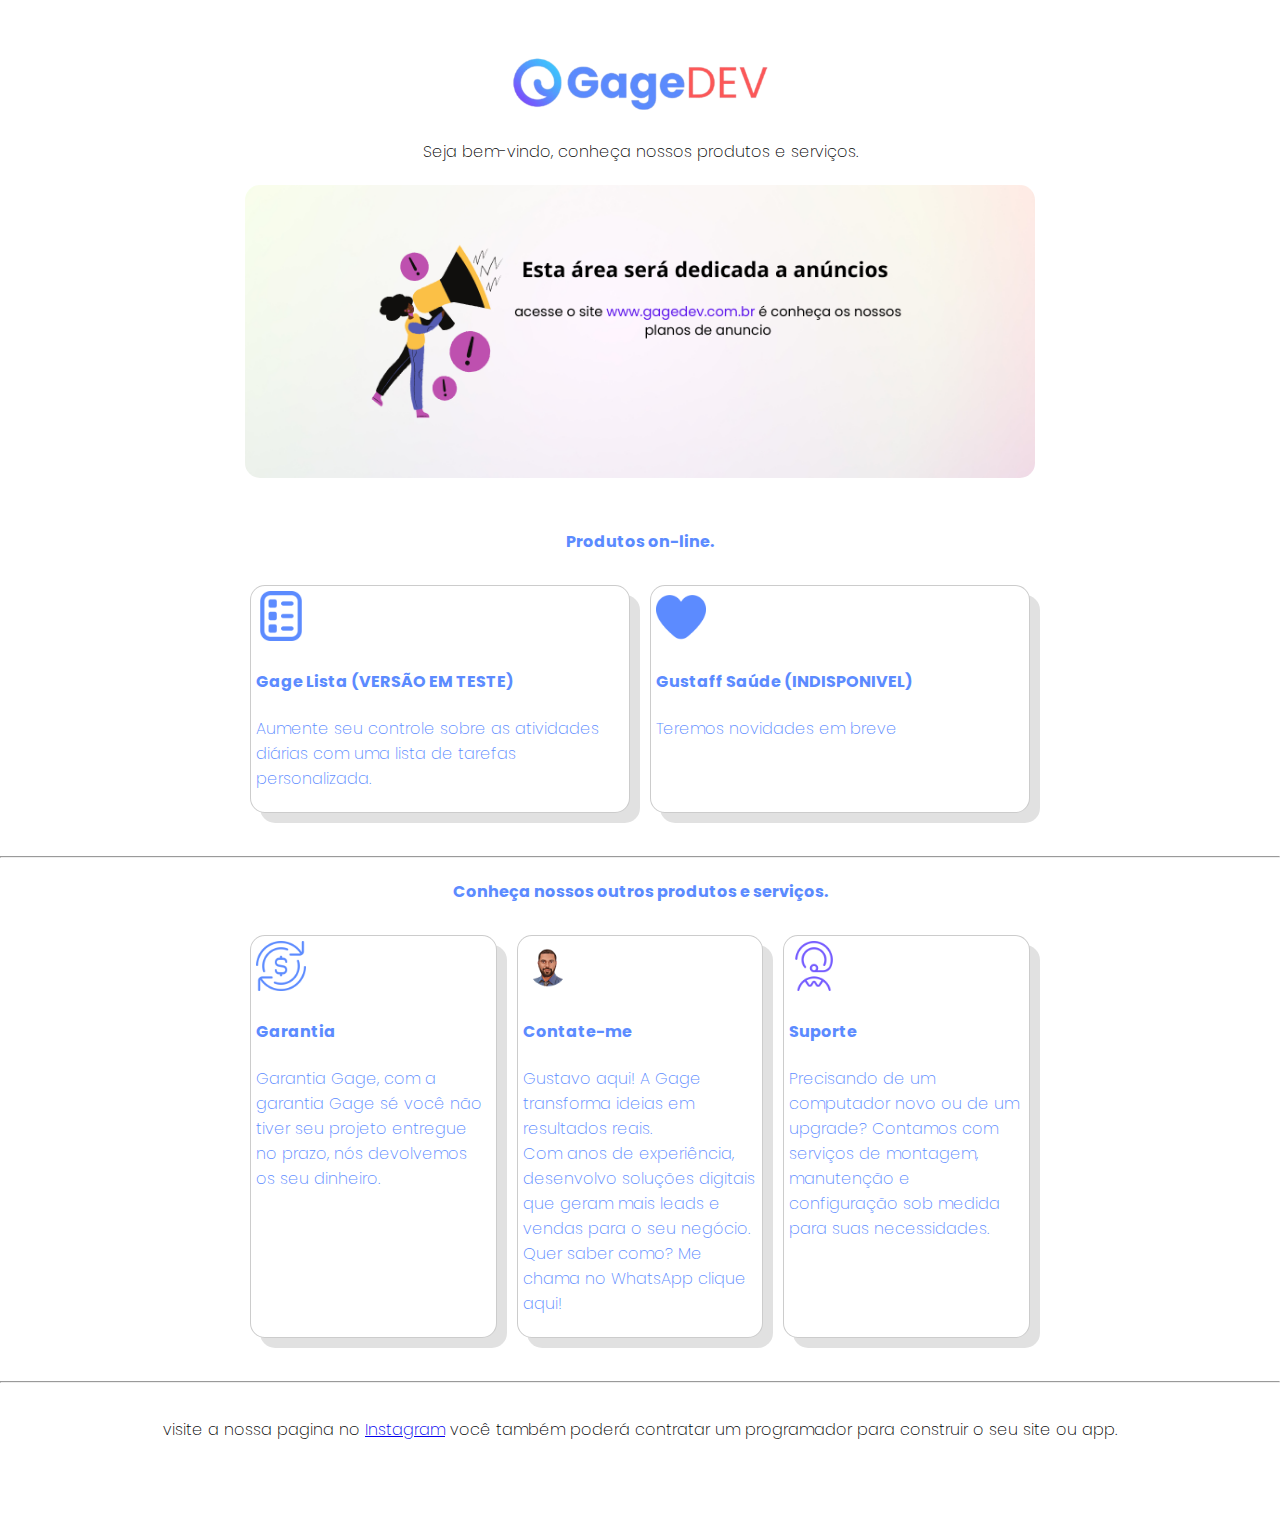
<file: index.html>
<!DOCTYPE html>
<html lang="pt-br">
<head>
    <meta charset="UTF-8">
    <meta name="viewport" content="width=device-width, initial-scale=1.0">
    <link rel="shortcut icon" href="img/Design sem nome-Photoroom.png-Photoroom.png" type="image/x-icon">
    <link rel="stylesheet" href="estilo/styleDois.css">
    <link rel="stylesheet" href="https://cdn.jsdelivr.net/npm/swiper@11/swiper-bundle.min.css" />
    <title>Inicio</title>
</head>
<body onload="carregar()">
    
    <div class="logoofc">
        <img src="img/logoofc.png" alt="">
        <p>Seja bem-vindo, conheça nossos produtos e serviços.</p>
    </div>

    <div class="capa">

    <div class="capaDois">
    
    <!-- Swiper -->
    <div class="swiper mySwiper">
        <div class="swiper-wrapper">
            <div class="swiper-slide"><img src="banner/01anum.png" alt=""></div>
            <div class="swiper-slide"><img src="banner/02anum.png" alt=""></div>
            <div class="swiper-slide"><img src="banner/banner01.png" alt=""></div>
            <div class="swiper-slide"><img src="banner/banner02.png" alt=""></div>
        </div>
        <!-- 
        <div class="swiper-button-next"></div>
        <div class="swiper-button-prev"></div>
        <div class="swiper-pagination"></div> 
        -->
      </div> 
    
    </div>
    </div> <br>
    
    <h4 class="tTitulo">Produtos on-line.</h4>
    
    <section class="flex">
    
        <div>
            <a href="https://75ee-189-56-20-98.ngrok-free.app">
                <img src="icones/cedula.png" alt="icone">
            <h4>Gage Lista (VERSÃO EM TESTE)</h4>
            <p>
                Aumente seu controle sobre as atividades diárias com uma lista de tarefas personalizada.
            </p>
            </a>
        </div>
    
        <div>
            <a href="#">
                <img src="icones/coracao.png" alt="icone">
            <h4>Gustaff Saúde (INDISPONIVEL)</h4>
            <p>
                Teremos novidades em breve
            </p>
            </a>
        </div>
    
    </section>
    <br><hr>
    
    <h4 class="tTitulo">Conheça nossos outros produtos e serviços.</h4>
    
    <section class="flex">
    
        
    
        <div>
            <a href="#">
                <img src="icones/gastos.png" alt="icone">
            <h4>Garantia</h4>
            <p>
                Garantia Gage, com a garantia Gage sé você não tiver seu projeto entregue no prazo, nós devolvemos os seu dinheiro.
            </p>
            </a>
        </div>

        <div>
            <a href="https://wa.me/556135752752?text=Preciso%20saber%20mais%20sobre%2C%20">
                <img src="icones/fotop.png" alt="icone">
            <h4>Contate-me</h4>
            <p>
                Gustavo aqui! A Gage transforma ideias em resultados reais.<br> Com anos de experiência, desenvolvo soluções digitais que geram mais leads e vendas para o seu negócio. Quer saber como? Me chama no WhatsApp clique aqui!
            </p>
            </a>
        </div>

        <div>
            <a href="contatos.html">
                <img src="icones/ate.png" alt="icone">
            <h4>Suporte</h4>
            <p>
                Precisando de um computador novo ou de um upgrade? Contamos com serviços de montagem, manutenção e configuração sob medida para suas necessidades.
            </p>
            </a>
        </div>
    
    </section>
    <br><hr>
    
    <div class="saiba">
        <p>
            visite a nossa pagina no <a href="https://www.instagram.com/gustavodev.online/">Instagram</a> você também poderá contratar um programador para construir o seu site ou app.
        </p>
    </div>
    
    <br>
    <br>
    
    <!-- Outros -->
    <script src="https://cdn.jsdelivr.net/npm/swiper@11/swiper-bundle.min.js"></script>
    
    <!-- Initialize Swiper -->
    <script>
      var swiper = new Swiper(".mySwiper", {
        spaceBetween: 30,
        centeredSlides: true,
        autoplay: {
          delay: 5500,
          disableOnInteraction: false,
        },
        pagination: {
          el: ".swiper-pagination",
          clickable: true,
        },
        navigation: {
          nextEl: ".swiper-button-next",
          prevEl: ".swiper-button-prev",
        },
      });
    </script>

    <script src="funcao/app.js"></script>

    </body>
</file>
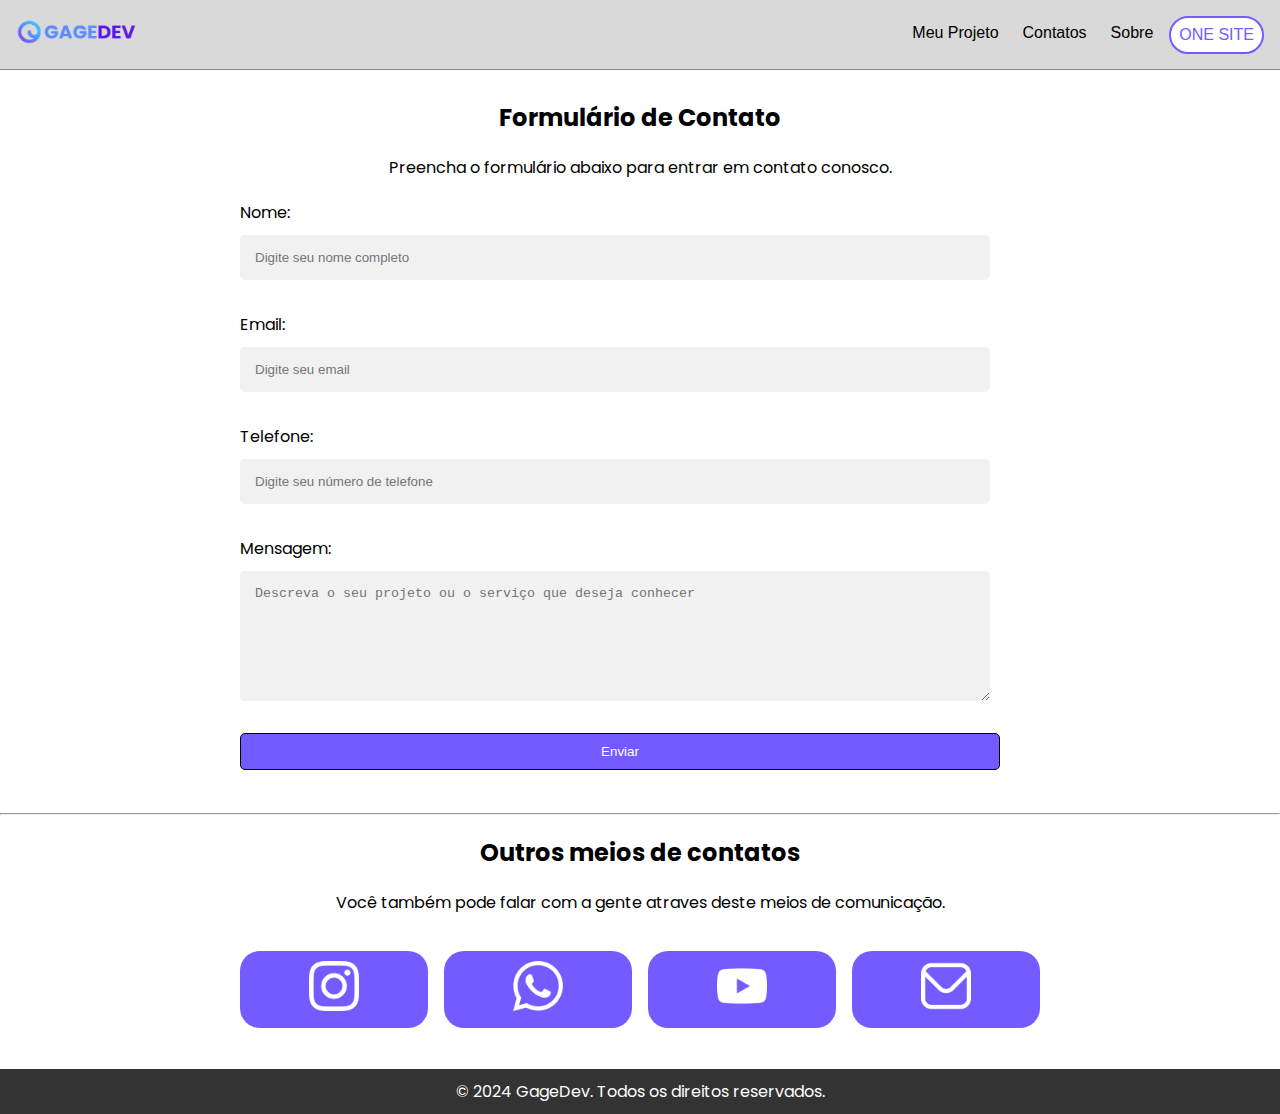
<file: contatos.html>
<!DOCTYPE html>
<html lang="pt-br">
<head>
    <meta charset="UTF-8">
    <meta name="viewport" content="width=device-width, initial-scale=1.0">
    <link rel="shortcut icon" href="img/Design sem nome-Photoroom.png-Photoroom.png" type="image/x-icon">
    <link rel="stylesheet" href="estilo/contatos.css">
    <link rel="stylesheet" href="estilo/style.css">
    <title>Inicio</title>
</head>
<body onload="carregar()">
    
    <header id="header">
        <a id="logo" href="index.html"><img src="img/logo.png"></a>

        <nav id="nav">

            <button id="btn-mobile">
                <span id="hamburger"></span>
            </button>

            <ul id="menu">
                <li><a href="meuprojeto.html">Meu Projeto</a></li>
                <li><a href="contatos.html">Contatos</a></li>
                <li><a href="sobre.html">Sobre</a></li>
                <li><a href="one.html" id="onesite">ONE SITE</a></li>
            </ul>
        </nav>

    </header>

    <div class="fContatos">

        <form>
            <div class="rTopo">
            <h2>Formulário de Contato</h2>
            <p>Preencha o formulário abaixo para entrar em contato conosco.</p>
            </div>

            <div class="campoLp">
              <label for="nomeL">Nome:</label>
              <input type="text" id="nomeL" name="nomeL" placeholder="Digite seu nome completo" required>
            </div>

            <div class="campoLp">
              <label for="email">Email:</label>
              <input type="email" id="email" name="email" placeholder="Digite seu email">
            </div>
            <div class="campoLp">
              <label for="telefone">Telefone:</label>
              <input type="tel" id="telefone" name="telefone" placeholder="Digite seu número de telefone">
            </div>
            <div class="campoLp">
              <label for="mensagem">Mensagem:</label>
              <textarea id="mensagem" name="mensagem" placeholder="Descreva o seu projeto ou o serviço que deseja conhecer"></textarea>
            </div>
            <button onclick="msgEnviar()">Enviar</button>
          </form>

    </div> <br> <hr>

    <div class="rTopo">
        <h2>Outros meios de contatos</h2>
    <p>Você também pode falar com a gente atraves deste meios de comunicação.</p>

    <div class="social">
        <div class="item" onclick="chamaInsta()"><img src="img/instagram.png" alt=""></div>
        <div class="item" onclick="chamaWhast()"><img src="img/whatsapp.png" alt=""></div>
        <div class="item" onclick="chamaYou()"><img src="img/youtube.png" alt=""></div>
        <div class="item" onclick="chamaEmail()"><img src="img/envelope.png" alt=""></div>
    </div>

    </div> <br>

    <footer>
        © 2024 GageDev. Todos os direitos reservados.
      </footer>

    <script src="funcao/app.js"></script>
</body>
</html>
</file>
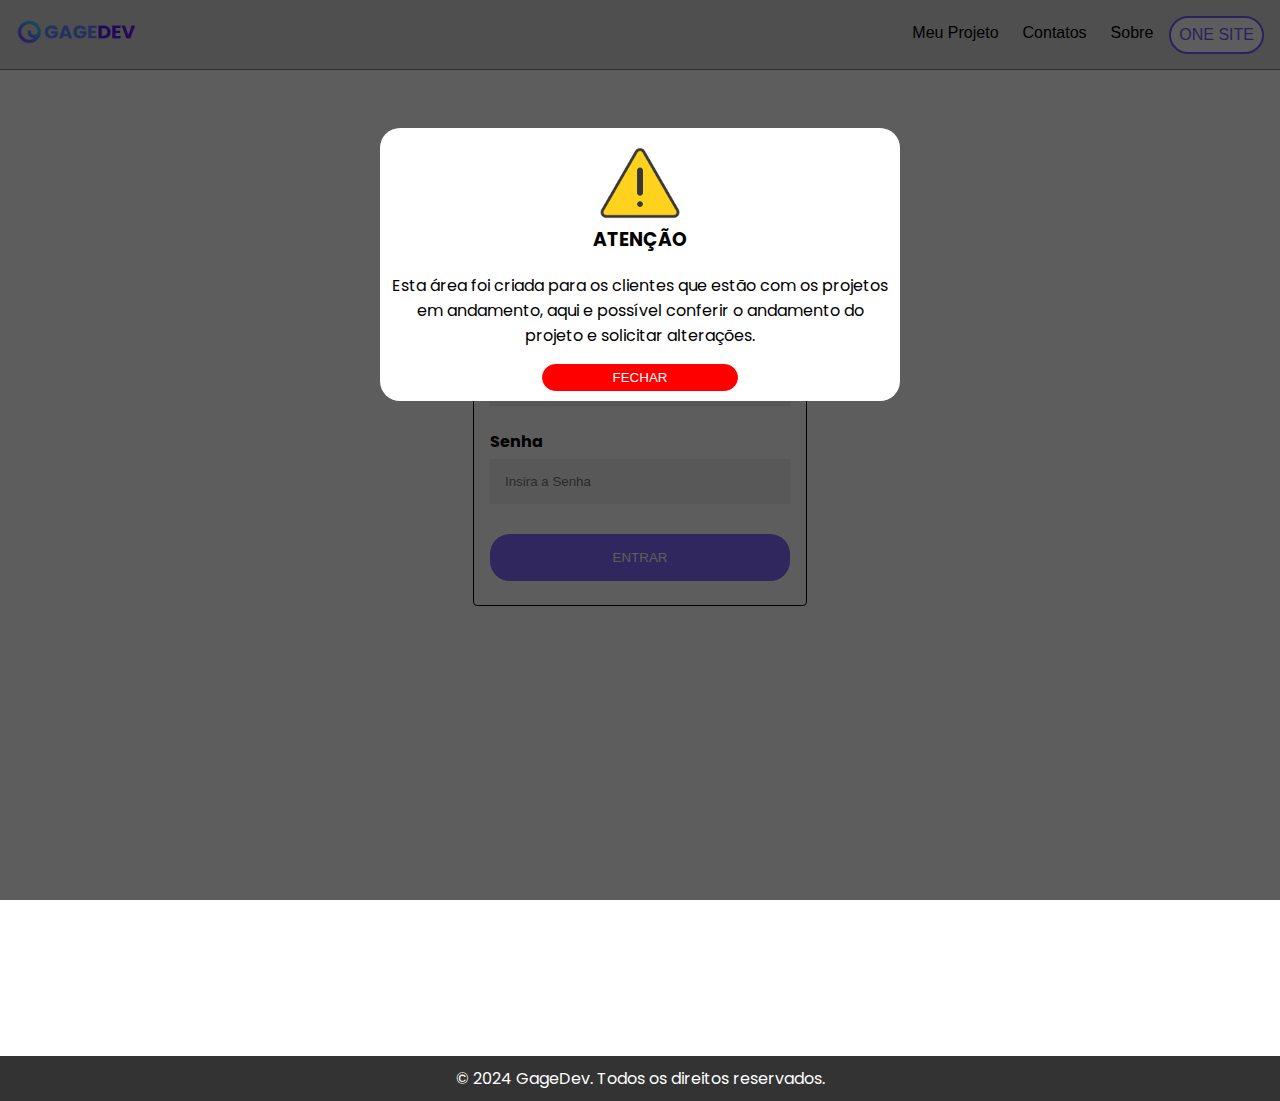
<file: meuprojeto.html>
<!DOCTYPE html>
<html lang="pt-br">
<head>
    <meta charset="UTF-8">
    <meta name="viewport" content="width=device-width, initial-scale=1.0">
    <link rel="shortcut icon" href="img/Design sem nome-Photoroom.png-Photoroom.png" type="image/x-icon">
    <link rel="stylesheet" href="estilo/style.css">
    <title>Inicio</title>
</head>
<body onload="carregar()">
    
    <header id="header">
        <a id="logo" href="index.html"><img src="img/logo.png"></a>

        <nav id="nav">

            <button id="btn-mobile">
                <span id="hamburger"></span>
            </button>

            <ul id="menu">
                <li><a href="meuprojeto.html">Meu Projeto</a></li>
                <li><a href="contatos.html">Contatos</a></li>
                <li><a href="sobre.html">Sobre</a></li>
                <li><a href="one.html" id="onesite">ONE SITE</a></li>
            </ul>
        </nav>

    </header>

    <div class="popup" id="popup">
        <div class="popupDois">
            <div class="popupTres">

                <img src="img/atencao.png" alt="">
                <h3>ATENÇÃO</h3>
                <p>
                    Esta área foi criada para os clientes que estão com os projetos em andamento, aqui e possível conferir o andamento do projeto e solicitar alterações. 
                </p>
                <button id="btnFecha" onclick="btnFecha()">FECHAR</button> 
            </div>
        </div>
    </div>

    <div>

        <form action="/action_page.php" method="post" class="container">

            <img id="logIn" src="img/Design sem nome-Photoroom.png-Photoroom.png" alt=""> <br>

            <label for="uname"><b>Usuário</b></label>
            <input type="text" placeholder="Insira o Usuário" name="uname" required>
          
            <label for="psw"><b>Senha</b></label>
            <input type="password" placeholder="Insira a Senha" name="psw" required>
          
            <button onclick="acesso()" class="btn">ENTRAR</button>
          </form>

    </div>

    <br><br><br><br><br><br>  <br><br><br><br><br><br>  <br><br><br><br><br><br>

    <footer>
        © 2024 GageDev. Todos os direitos reservados.
      </footer>

    <script src="funcao/app.js"></script>
</body>
</html>
</file>
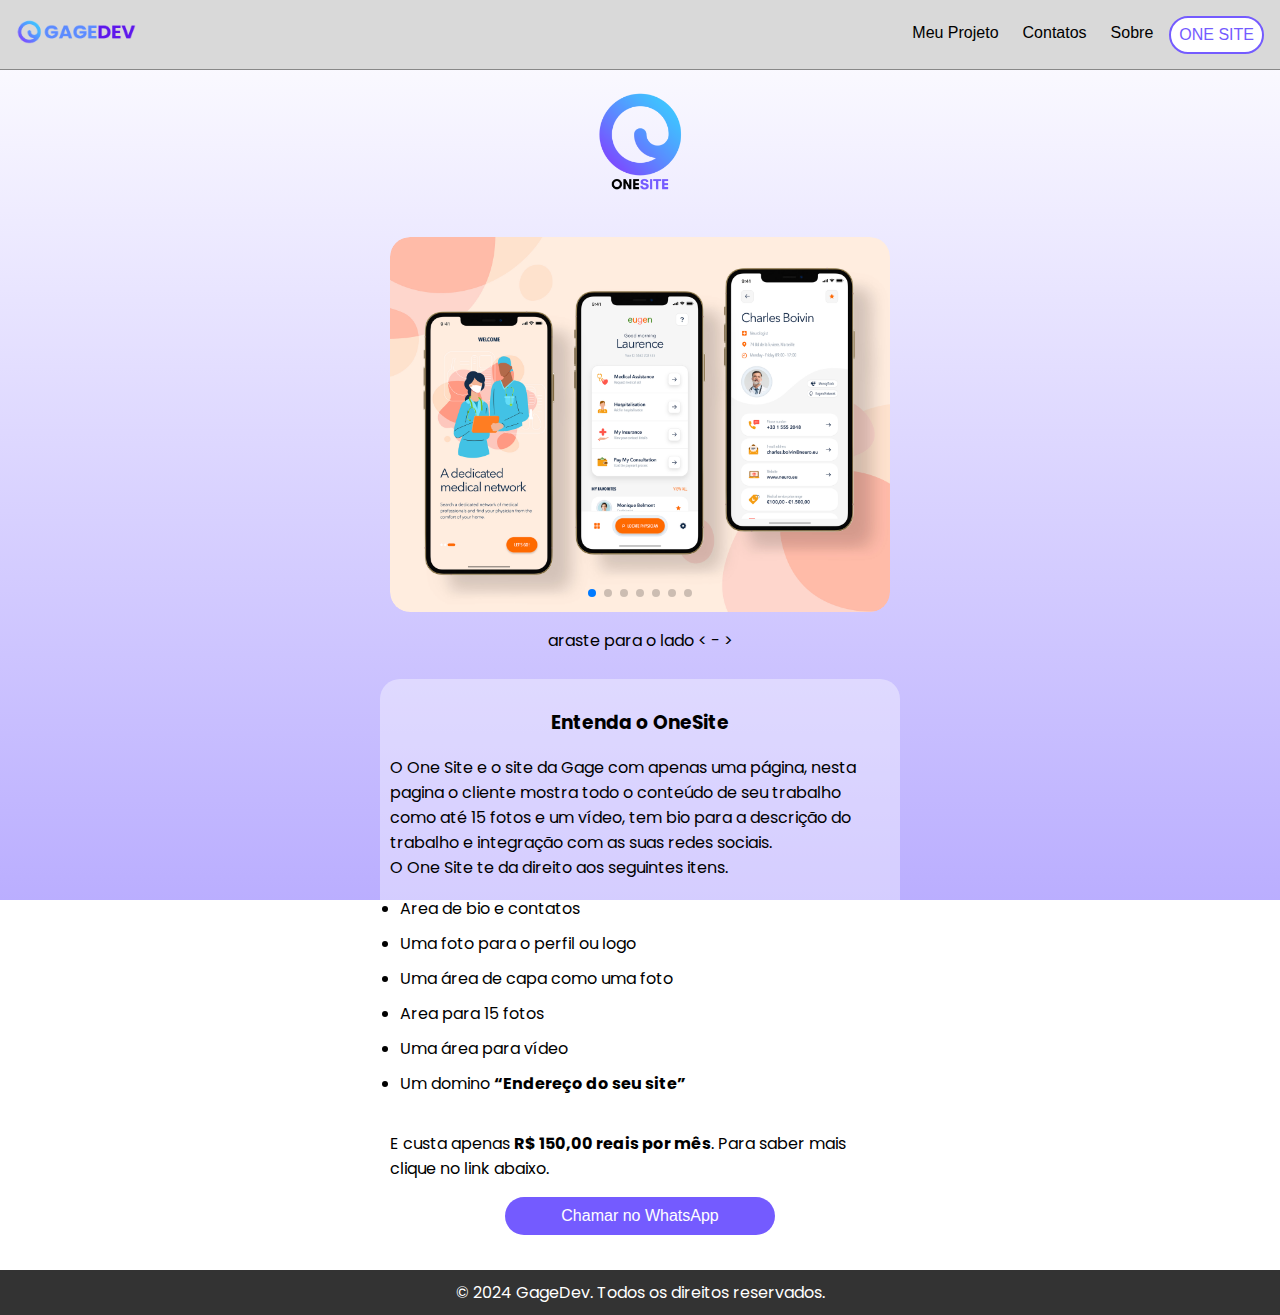
<file: one.html>
<!DOCTYPE html>
<html lang="pt-br">
<head>
    <meta charset="UTF-8">
    <meta name="viewport" content="width=device-width, initial-scale=1.0">
    <link rel="shortcut icon" href="img/Design sem nome-Photoroom.png-Photoroom.png" type="image/x-icon">
    <link rel="stylesheet" href="estilo/style.css">
    <link rel="stylesheet" href="estilo/sobre.css">
    <meta name="viewport" content="width=device-width, initial-scale=1, minimum-scale=1, maximum-scale=1" />
  <!-- Link Swiper's CSS -->
  <link rel="stylesheet" href="https://cdn.jsdelivr.net/npm/swiper@11/swiper-bundle.min.css" />
    <title>Inicio</title>
</head>
<body onload="carregar()" class="mPerfil">
    
    <header id="header">
        <a id="logo" href="index.html"><img src="img/logo.png"></a>

        <nav id="nav">

            <button id="btn-mobile">
                <span id="hamburger"></span>
            </button>

            <ul id="menu">
                <li><a href="meuprojeto.html">Meu Projeto</a></li>
                <li><a href="contatos.html">Contatos</a></li>
                <li><a href="sobre.html">Sobre</a></li>
                <li><a href="one.html" id="onesite">ONE SITE</a></li>
            </ul>
        </nav>

    </header>

    <div class="logoOne">

        <img src="img/OneSite-Photoroom.png-Photoroom.png" alt="">

    </div>

    <div class="areaapr">

        <!-- Swiper -->
            <div class="swiper mySwiper">
                        <div class="swiper-wrapper">
                        <div class="swiper-slide">
                            <img src="OneImg/001.jpg" />
                        </div>
                        <div class="swiper-slide">
                            <img src="OneImg/002.png" />
                        </div>
                        <div class="swiper-slide">
                            <img src="OneImg/003.jpg" />
                        </div>
                        <div class="swiper-slide">
                            <img src="OneImg/004.png" />
                        </div>
                        <div class="swiper-slide">
                            <img src="OneImg/005.png" />
                        </div>
                        <div class="swiper-slide">
                            <img src="OneImg/006.png" />
                        </div>
                        <div class="swiper-slide">
                            <img src="OneImg/007.png" />
                        </div>
                    </div>
                <div class="swiper-pagination"></div>
            </div>
            <p>araste para o lado < - ></p>
    </div>

    <div class="areaTextoSite">

        <h3>Entenda o OneSite</h3>

        <p>
            O One Site e o site da Gage com apenas uma página, nesta pagina o cliente mostra todo o conteúdo de seu trabalho como até 15 fotos e um vídeo, tem bio para a descrição do trabalho e integração com as suas redes sociais.<br> 
            O One Site te da direito aos seguintes itens.
            <ul>
                <li>Area de bio e contatos</li>
                <li>Uma foto para o perfil ou logo</li>
                <li>Uma área de capa como uma foto</li>
                <li>Area para 15 fotos</li>
                <li>Uma área para vídeo</li>
                <li>Um domino <b>“Endereço do seu site”</b></li>
            </ul> <br>
            E custa apenas <b>R$ 150,00 reais por mês</b>. 
            Para saber mais clique no link abaixo. 

        </p>

        <a href="https://wa.me/556135752752?text=Ol%C3%A1+quero+conhecer+o+One+Site">Chamar no WhatsApp</a>

    </div> <br>

    <footer>
        © 2024 GageDev. Todos os direitos reservados.
      </footer>
    <script src="funcao/app.js"></script>

    <!-- Swiper JS -->
  <script src="https://cdn.jsdelivr.net/npm/swiper@11/swiper-bundle.min.js"></script>

  <!-- Initialize Swiper -->
  <script>
    var swiper = new Swiper(".mySwiper", {
      effect: "coverflow",
      grabCursor: true,
      centeredSlides: true,
      slidesPerView: "auto",
      coverflowEffect: {
        rotate: 50,
        stretch: 0,
        depth: 100,
        modifier: 1,
        slideShadows: true,
      },
      pagination: {
        el: ".swiper-pagination",
      },
    });
  </script>

</body>
</html>
</file>
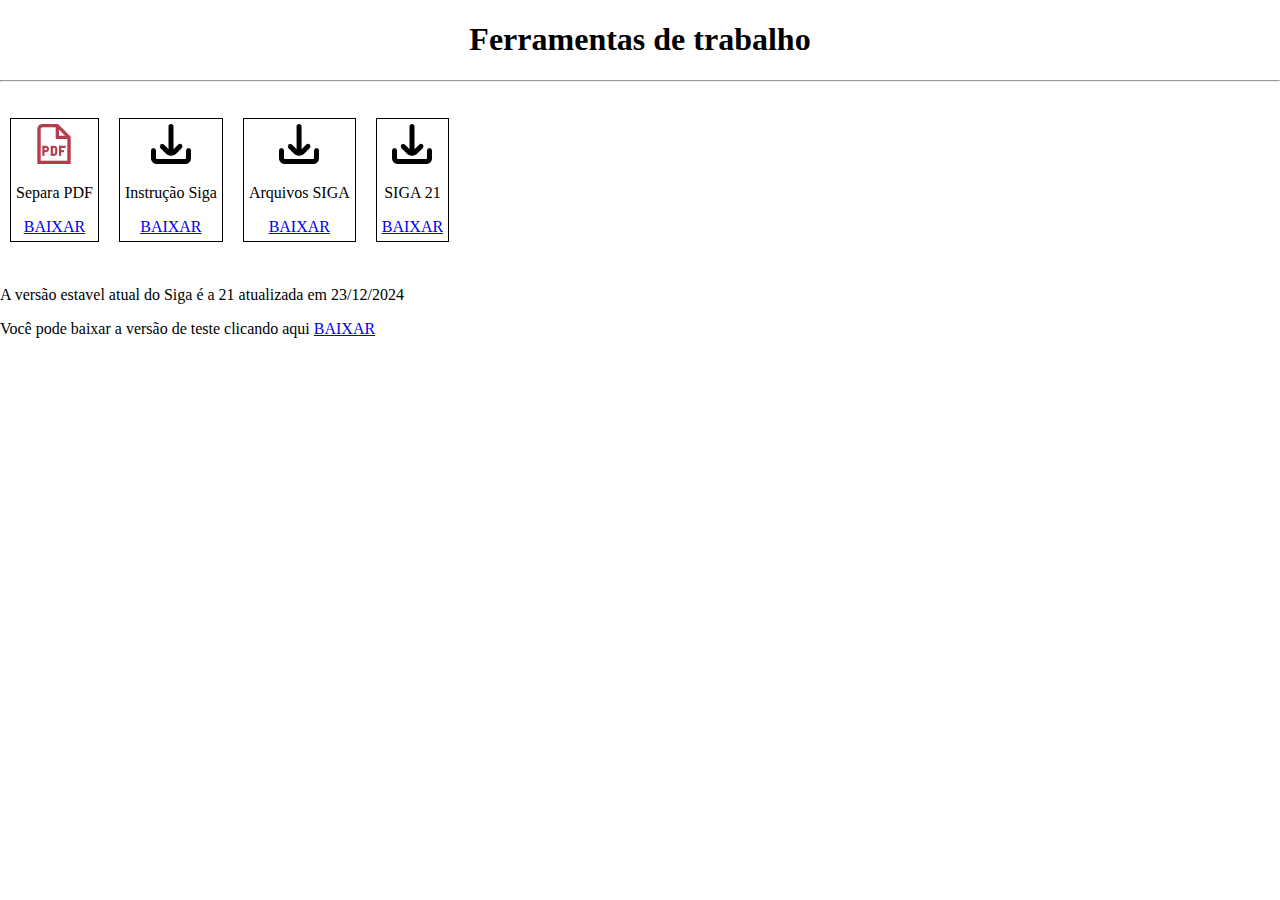
<file: siga.html>
<!DOCTYPE html>
<html lang="pt-br">
    <link rel="shortcut icon" href="icones/download.png" type="image/x-icon">
<head>
    <meta charset="UTF-8">
    <meta name="viewport" content="width=device-width, initial-scale=1.0">
    <link rel="stylesheet" href="estilo/siga.css">
    <title>Ferramentas</title>
</head>
<body>
    
    <h1 class="tTitulo">Ferramentas de trabalho</h1><hr> <br>

    <div class="arquivos">

        <div>
            <img src="icones/arquivo-pdf (1).png" alt="">
            <p>Separa PDF</p>
            <a href="Nsiga/SeparaPdf.zip">BAIXAR</a>
        </div>

        <div>
            <img src="icones/download.png" alt="">
            <p>Instrução Siga</p>
            <a href="Nsiga/Como instalar o SIGA..txt">BAIXAR</a>
        </div>

        <div>
            <img src="icones/download.png" alt="">
            <p>Arquivos SIGA</p>
            <a href="Nsiga/Siga.zip">BAIXAR</a>
        </div>

        <div>
            <img src="icones/download.png" alt="">
            <p>SIGA 21</p>
            <a href="Nsiga/SIGA21.exe">BAIXAR</a>
        </div>

    </div>
<br>

<p>A versão estavel atual do Siga é a 21 atualizada em 23/12/2024</p>
<p>Você pode baixar a versão de teste clicando aqui <a href="Nsiga/SIGA_DB.exe">BAIXAR</a></p>

</body>
</html>
</file>
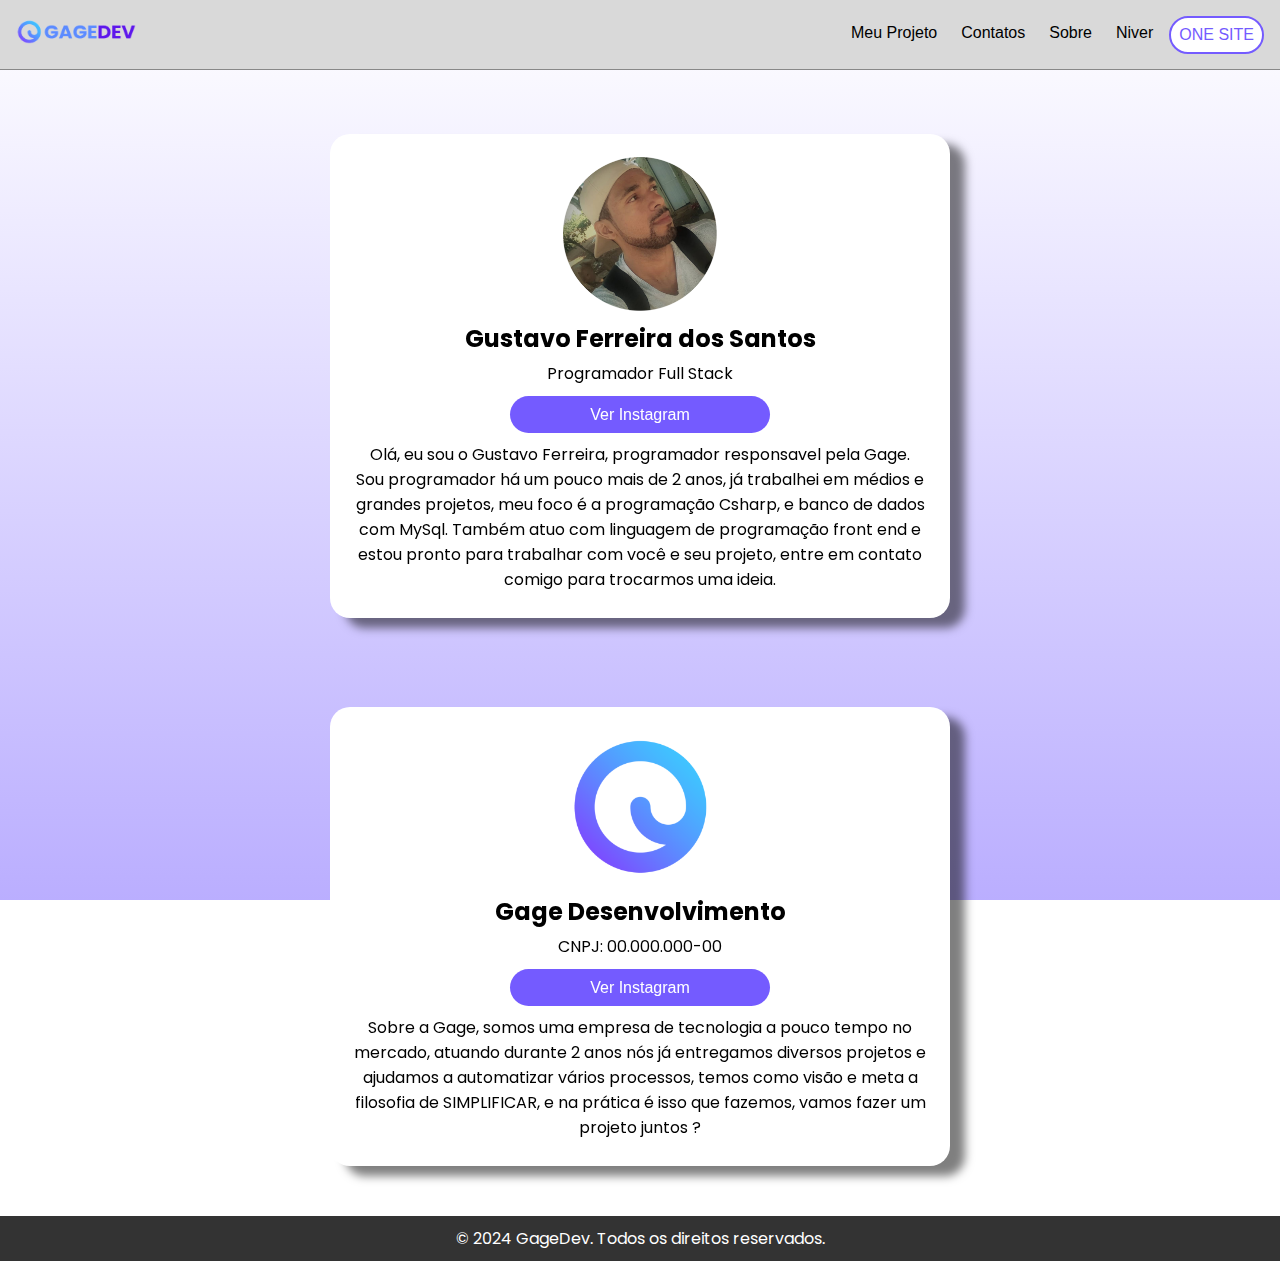
<file: sobre.html>
<!DOCTYPE html>
<html lang="pt-br">
<head>
    <meta charset="UTF-8">
    <meta name="viewport" content="width=device-width, initial-scale=1.0">
    <link rel="shortcut icon" href="img/Design sem nome-Photoroom.png-Photoroom.png" type="image/x-icon">
    <link rel="stylesheet" href="estilo/style.css">
    <link rel="stylesheet" href="estilo/sobre.css">
    <title>Inicio</title>
</head>
<body onload="carregar()" class="mPerfil">
    
    <header id="header">
        <a id="logo" href="index.html"><img src="img/logo.png"></a>

        <nav id="nav">

            <button id="btn-mobile">
                <span id="hamburger"></span>
            </button>

            <ul id="menu">
                <li><a href="meuprojeto.html">Meu Projeto</a></li>
                <li><a href="contatos.html">Contatos</a></li>
                <li><a href="sobre.html">Sobre</a></li>
                <li><a href="../Niver/index.html">Niver</a></li>
                <li><a href="one.html" id="onesite">ONE SITE</a></li>
                
            </ul>
        </nav>

    </header>


    <div class="perfil">
        <div class="perfilDois">

            <img class="imagem5" src="img/perfil.png">
            <h2>Gustavo Ferreira dos Santos</h2>
            <p>Programador Full Stack</p>
            <a href="https://www.instagram.com/gustavowp8">Ver Instagram</a> <br>

            <p id="texto">
                Olá, eu sou o Gustavo Ferreira, programador responsavel pela Gage. <br>
                Sou programador há um pouco mais de 2 anos, já trabalhei em médios e grandes projetos, meu foco é a programação Csharp, e banco de dados com MySql.
Também atuo com linguagem de programação front end e estou pronto para trabalhar com você e seu projeto, entre em contato comigo para trocarmos uma ideia.
            </p>

        </div> <br>

        <div class="perfilDois">

            <img class="imagem5" src="img/Design sem nome-Photoroom.png-Photoroom.png">
            <h2>Gage Desenvolvimento</h2>
            <p>CNPJ: 00.000.000-00</p>
            <a href="https://www.instagram.com/gagedev20/">Ver Instagram</a> <br>

            <p id="texto">
                Sobre a Gage, somos uma empresa de tecnologia a pouco tempo no mercado, atuando durante 2 anos nós já entregamos diversos projetos e ajudamos a automatizar vários processos, temos como visão e meta a filosofia de SIMPLIFICAR, e na prática é isso que fazemos, vamos fazer um projeto juntos ?
            </p>

        </div> 
    </div> <br> <br>


    <footer>
        © 2024 GageDev. Todos os direitos reservados.
      </footer>
    <script src="funcao/app.js"></script>
</body>
</html>
</file>
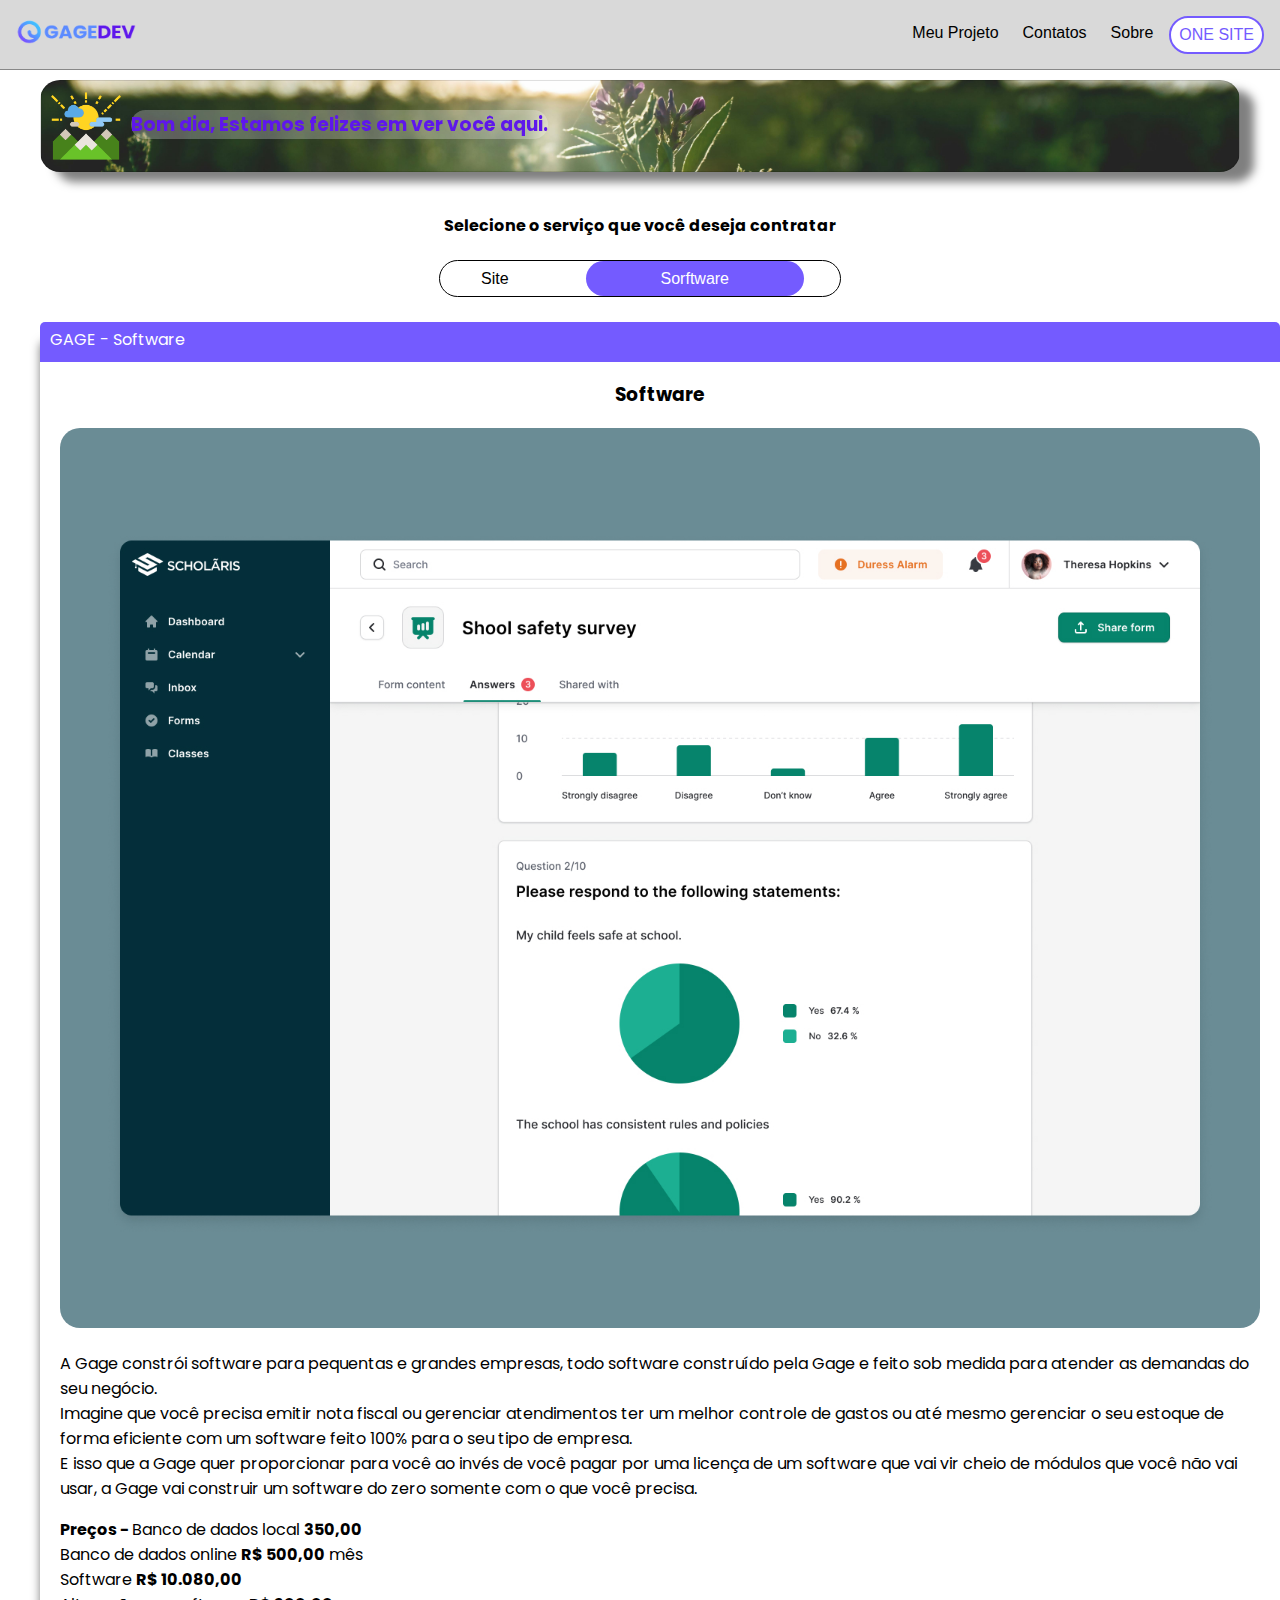
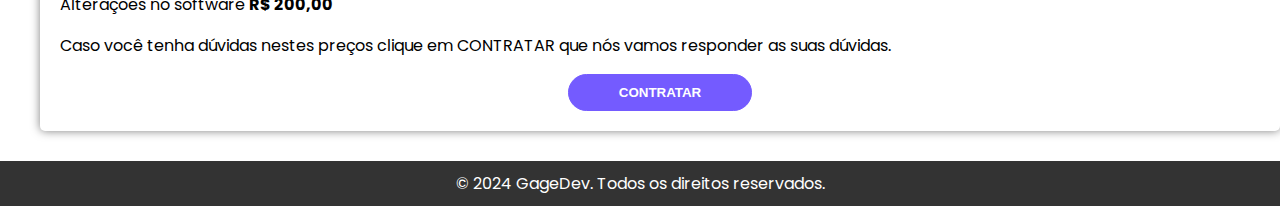
<file: software.html>
<!DOCTYPE html>
<html lang="pt-br">
<head>
    <meta charset="UTF-8">
    <meta name="viewport" content="width=device-width, initial-scale=1.0">
    <link rel="shortcut icon" href="img/Design sem nome-Photoroom.png-Photoroom.png" type="image/x-icon">
    <link rel="stylesheet" href="estilo/style.css">
    <title>Inicio</title>
</head>
<body onload="carregar()">
    
    <header id="header">
        <a id="logo" href="index.html"><img src="img/logo.png"></a>

        <nav id="nav">

            <button id="btn-mobile">
                <span id="hamburger"></span>
            </button>

            <ul id="menu">
                <li><a href="meuprojeto.html">Meu Projeto</a></li>
                <li><a href="contatos.html">Contatos</a></li>
                <li><a href="sobre.html">Sobre</a></li>
                <li><a href="one.html" id="onesite">ONE SITE</a></li>
            </ul>
        </nav>

    </header>

    <div class="boasVindas">

        <div class="boasVindasDois" id="boasVindasDois">

            <img id="imagem" src="img/manha.png">

            <div>
                <h3 id="msg"></h3>
            </div>

        </div>

    </div>

    <div class="conteudo">

        <div class="opcsCapa">

            <h4>Selecione o serviço que você deseja contratar</h4>

            <div class="opcs">

                <ul>
                    <li><a  href="index.html">Site</a></li>
                    <li id="opcLink"><a href="software.html">Sorftware</a></li>
                </ul>
    
            </div>

        </div> <br>

        <div class="window">
            <div class="title-bar">
    
             <!--  <span class="close-btn">x</span> -->
    
              GAGE - Software
            </div>
    
            <h3>Software</h3>
    
            <img src="img/software.jpg" alt="siteblog">
    
            <p>
                A Gage constrói software para pequentas e grandes empresas, todo software construído pela Gage e feito sob medida para atender as demandas do seu negócio.<br>

                Imagine que você precisa emitir nota fiscal ou gerenciar atendimentos ter um melhor controle de gastos ou até mesmo gerenciar o seu estoque de forma eficiente com um software feito 100% para o seu tipo de empresa.<br>

                E isso que a Gage quer proporcionar para você ao invés de você pagar por uma licença de um software que vai vir cheio de módulos que você não vai usar, a Gage vai construir um software do zero somente com o que você precisa. 
            </p>
    
            <p>
                <b>Preços - </b>
                Banco de dados local <b>350,00</b><br> 
                Banco de dados online <b>R$ 500,00</b> mês <br> 
                Software <b>R$ 10.080,00</b> <br> 
                Alterações no software <b>R$ 200,00</b>
            </p> 
            <p>
                Caso você tenha dúvidas nestes preços clique em CONTRATAR que nós vamos responder as suas dúvidas.  
            </p>
    
            <div id="simples">
                <button onclick="chama()">CONTRATAR</button>
            </div>
          </div>

    </div>

    


    <footer>
        © 2024 GageDev. Todos os direitos reservados.
      </footer>
    <script src="funcao/app.js"></script>
    </body>
    </html>
</file>
<file: estilo/styleDois.css>
@import url('https://fonts.googleapis.com/css2?family=Poppins:ital,wght@0,100;0,200;0,300;0,400;0,500;0,600;0,700;0,800;0,900;1,100;1,200;1,300;1,400;1,500;1,600;1,700;1,800;1,900&display=swap');

body{
    margin: 0;
    padding: 0;
    /*
    background: radial-gradient(circle at center, #e0f2fe, #ffffff);
    height: 100vh;
    */
    background: #ffffff;

    font-family: "Poppins", sans-serif;
    font-weight: 200;
    font-style: normal;
}

.flex{
    max-width: 800px;
    margin: 0 auto;
    display: flex;
    flex-wrap: wrap;
}

.flex > div{
    background: #ffffff;
    flex: 1 1 200px;
    padding: 5px;
    border: 1px solid rgba(0, 0, 0, 0.199);
    border-radius: 15px;
    margin: 10px;

    box-shadow: 10px 10px rgba(0, 0, 0, 0.158);
 -webkit-box-shadow: 10px 10px rgba(0, 0, 0, 0.116);
}

.flex > div:hover{
    background: #5c8aff0a;
    box-shadow: 3px 3px rgba(0, 0, 0, 0.158);
 -webkit-box-shadow: 3px 3px rgba(0, 0, 0, 0.116);
}

.flex > div img{
    width: 50px;
}

.flex > div a{
    text-decoration: none;
    color: #5c8bff;
}

.capa{
    max-width: 800px;
    margin: 0 auto;
}

.capaDois{
    padding: 5px;
}

.tTitulo{
    text-align: center;
    color: #5c8bff;
}

.saiba{
    text-align: center;
    padding: 10px;
}
/* outros */
.swiper {
    width: 100%;
    height: 100%;
  }

  .swiper-slide {
    text-align: center;
    font-size: 18px;
    background: #fff;
    display: flex;
    justify-content: center;
    align-items: center;
    border-radius: 15px;
  }

  .swiper-slide img {
    display: block;
    width: 100%;
    height: 100%;
    object-fit: cover;
    border-radius: 15px;
  }

  .logoofc{
    padding-top: 4%;
    text-align: center;
  }
  .logoofc img{
    width: 260px;
  }
</file>
<file: estilo/contatos.css>
h1 {
    font-size: 24px;
    margin-bottom: 10px;
  }
  
  p {
    margin-bottom: 20px;
  }
  
  .campoLp {
    margin-bottom: 10px;
    display: flex;
    flex-direction: column;
  }
  
  label {
    margin-bottom: 5px;
  }
  
  input, textarea {
    width: 100%;
    padding: 10px;
    border: 1px solid #ccc;
    border-radius: 5px;
  }
  
  #emailFF{
    width: 100%;
    padding: 10px;
    border: 1px solid #ccc;
    border-radius: 5px;
    background: red;
  }

  textarea {
    height: 100px;
  }
  
  button {
    background-color: #745bff;
    color: #fff;
    padding: 10px 20px;
    border: 1px solid #000;
    border-radius: 5px;
    cursor: pointer;
    width: 95%;
  }
  
  button:hover {
    background-color: #333;
  }

  .fContatos{
    max-width: 800px;
    margin: 0 auto;
    padding: 10px;
  }

  .rTopo{
    text-align: center;
  }

  .social img{
    width: 50px;
  }

  .social{
    max-width: 800px;
    margin: 0 auto;

    display: flex;
    flex-wrap: wrap;
    padding: 1rem;
    row-gap: 1rem;
    column-gap: 1rem;
    gap: 1rem;
  }

  .item{
    background: #745bff;
    flex-grow: 1;
    flex-shrink: 0;
    padding: 10px;
    border-radius: 20px;
  }
  
  @media (max-width: 768px) {
    .campo {
      flex-direction: row;
    }
  
    label {
      margin-bottom: 0;
      margin-right: 10px;
    }
  
    input, textarea {
      width: 50%;
    }

    button{
        width: 98%;
    }
  }
</file>
<file: estilo/style.css>
@import url('https://fonts.googleapis.com/css2?family=Poppins:ital,wght@0,100;0,200;0,300;0,400;0,500;0,600;0,700;0,800;0,900;1,100;1,200;1,300;1,400;1,500;1,600;1,700;1,800;1,900&display=swap');

body, ul{
    margin: 0px;
    padding: 0px;

    font-family: "Poppins", sans-serif;
    font-style: normal
}

a{
    color: black;
    text-decoration: none;
    font-family: sans-serif; 
}

a:hover{
    background: rgba(0, 0, 0, 0.205);
}

#logo{
    font-size: 1.5rem;
    font-weight: bold;
}

#logo img{
    width: 120px;
}

#header{
    box-sizing: border-box;
    height: 70px;
    padding: 1rem;
    display: flex;
    align-items: center;
    justify-content: space-between;
    background: #d9d9d9;
    border-bottom: 1px solid rgba(0, 0, 0, 0.372);
}

#menu{
    display: flex;
    list-style: none;
    gap: .5rem;
}

#menu a{
    display: block;
    padding: .5rem;
}

#btn-mobile{
    display: none;
}

#onesite{
    border: 2px solid #745bff;
    border-radius: 20px;
    background: #ffffff;
    color: #745bff;
}

#imagem{
    display: block;
    width: 70px;
    height: 70px;
    margin-right: 10px;
}

.boasVindas{
    max-width: 1200px;
    margin: 0 auto;
    padding: 10px;
}

.boasVindasDois{
    border: 1px solid rgba(0, 0, 0, 0.122);
    border-radius: 20px;
    display: flex;
    padding: 10px;
    -webkit-filter: drop-shadow(15px 10px 5px rgba(0,0,0,.5));
    filter: drop-shadow(15px 10px 5px rgba(0,0,0,.5));

    background-image: url(../img/001-manha.jpg);
    background-position: center;
    background-repeat: no-repeat;
    background-size: cover;
}

.boasVindasDois h3{
   display: block;
   border-radius: 20px;
}

.conteudo{
    max-width: 1200px;
    margin: 0 auto;
    padding: 10px;
}

.opcs{
    border: 1px solid black;
    border-radius: 20px;
    max-width: 400px;
    margin: 0 auto;
}

.opcs ul{
    display: flex;
    align-items: center;
    justify-content: space-around;
    list-style: none;
    /*padding: 5px;*/
}

.opcs a{
    padding: 5px;
}

.opcsCapa h4{
    text-align: center;
    margin-bottom: -5x;
}

#opcLink a{
    color: #ffffff;
}

#opcLink{
    background: #745bff;
    padding: 5px;
    border-radius: 20px;
    padding-left: 70px;
    padding-right: 70px;
}

.window {
    /*max-width: 300px;*/
    width: 100%;
    height: auto;
    background-color: #fff;
    border-radius: 5px;
    box-shadow: 0 0 10px rgba(0,0,0,0.5);
    margin: 20px auto;
    padding: 20px;
    position: relative;
  }

  .window h3{
    text-align: center;
  }

  .window img{
    width: 100%;
    border-radius: 20px;
  }
  
  .title-bar {
    height: 30px;
    background-color: #745bff;
    color: #fff;
    padding: 5px 10px;
    position: absolute;
    top: -20px;
    left: 0;
    right: 0;
    border-radius: 5px 5px 0 0;
  }
  
  .close-btn {
    background-color: #ff0000;
    color: #fff;
    border-radius: 50%;
    width: 20px;
    height: 20px;
    text-align: center;
    line-height: 20px;
    position: absolute;
    right: 10px;
    top: 5px;
    cursor: pointer;
  }
  
  @media screen and (max-width: 600px) {
    .window {
      width: 90%;
    }
  }

  #simples{
    align-items: center;
    text-align: center;
  }

  #simples button{
    background: #745bff;
    border: 1px solid #745bff;
    color: #ffffff;
    padding: 10px;
    padding-left: 50px;
    padding-right: 50px;
    border-radius: 20px;
    font-weight: bold;
  }

  footer {
    flex-shrink: 0;
    background-color: #333;
    color: #fff;
    text-align: center;
    padding: 10px;
  }
  
  @media screen and (max-width: 600px) {
    footer {
      padding: 20px;
    }
  }

  /* area 3 */
  .container {
    width: 300px;
    padding: 16px;
    background-color: white;
    margin: 0 auto;
    margin-top: 100px;
    border: 1px solid black;
    border-radius: 4px;
  }
  
  input[type=text], input[type=password], input[type=email], input[type=tel] {
    width: 90%;
    padding: 15px;
    margin: 5px 0 22px 0;
    display: inline-block;
    border: none;
    background: #f1f1f1;
  }

  textarea{
    width: 90%;
    padding: 15px;
    margin: 5px 0 22px 0;
    display: inline-block;
    border: none;
    background: #f1f1f1;
    outline: none;
  }
  
  input[type=text]:focus, input[type=password]:focus , input[type=email]:focus, input[type=tel]:focus  {
    background-color: #745bff34;
    outline: none;
  }
  
  .btn {
    background-color: #745bff;
    border-radius: 20px;
    color: white;
    padding: 16px 20px;
    margin: 8px 0;
    border: none;
    cursor: pointer;
    width: 100%;
    opacity: 0.9;
  }
  
  .btn:hover {
    opacity: 1;
  }

  #logIn{
    width: 120px;
    margin: 0 auto;
    display: block;
  }

  .popup{
    background: rgba(0, 0, 0, 0.637);
    position: fixed;
    top: 0;
    left: 0;
    width: 100%;
    height: 100%;
    z-index: 100;
  }

  .popupTres img{
    width: 90px;
  }

  .popupTres h3{
    margin-top: -10px;
  }

  .popupTres{
    margin: 0 auto;
    margin-top: 10%;
    background: #ffffff;
    max-width: 500px;
    border-radius: 20px;
    text-align: center;
    padding: 10px;
  }

  #btnFecha{
    padding: 5px;
    background: red;
    color: #ffffff;
    border: 1px solid red;
    border-radius: 20px;
    padding-left: 70px;
    padding-right: 70px;
  }

@media(max-width: 600px){

    #menu{
        display: block;
        position: absolute;
        width: 100%;
        top: 70px;
        right: 0px;
        background: #d9d9d9;
        height: 0px;
        transition: .6s;
        z-index: 1000;
        visibility: hidden;
        overflow-y: hidden;
    }

    #nav.active #menu{
        height: calc(100vh - 70px);
        visibility: visible;
        overflow-y: auto;
    }

    #menu a{
        padding: 1rem 0;
        margin: 0 1rem;
        border-bottom: 2px solid rgba(0, 0, 0, 0.486);
        
    }

    #btn-mobile{
        display: flex;
        padding: .5rem 1rem;
        font-size: 1rem;
        border: none;
        background: none;
        cursor: pointer;
        gap: 5rem;
    }

    #hamburger{
        border-top: 2px solid;
        width: 20px;
        display: block;
        color: black;
    }

    #hamburger::after, #hamburger::before{
        content: '';
        display: block;
        width: 20px;
        height: 2px;
        background: currentColor;
        margin-top: 5px;
        transition: .3s;
        position: relative;
    }

    #nav.active #hamburger{
        border-top-color: transparent;
    }

    #nav.active #hamburger::before{
        transform: rotate(135deg);
    }

    #nav.active #hamburger::after{
        transform: rotate(-135deg);
        top: -7px;
    }

    .popupTres{
        margin: 10px;
        margin-top: 30%;
    }
}
</file>
<file: estilo/sobre.css>
.mPerfil{
    height: 100vh;
  width: 100vw;
  background: linear-gradient(to bottom, #ffffff, #745bff7e);
  background-repeat: no-repeat;
  background-size: cover;
  background-attachment: fixed;
}

.imagem5{
    transition: all .5s;
    border: 10px solid transparent;
    width: 160px;

    border-radius: 100%;
  object-fit: contain;
}

.imagem5:hover{
    border: 10px solid #745bff;
    border-radius: 50%;
}

.perfilDois{
    background: #ffffff;
    max-width: 600px;
    text-align: center;
    padding: 10px;
    margin: 0 auto;
    margin-top: 5%;
    border-radius: 20px;

    -webkit-filter: drop-shadow(15px 10px 5px rgba(0,0,0,.5));
    filter: drop-shadow(15px 10px 5px rgba(0,0,0,.5));
}

.perfilDois h2{
    margin-top: -10px;
}

.perfilDois p{
    margin-top: -15px;
}

#texto{
    margin-top: 15px;
}
.perfilDois a{
    background: #745bff;
    color: #ffffff;
    padding: 10px;
    border-radius: 20px;
    padding-left: 80px;
    padding-right: 80px;
}

/* OneSite */

.logoOne img{
    width: 150px;
}

.logoOne{
    text-align: center;
}

.areaapr{
    margin: 0 auto;
    max-width: 500px;
    padding: 10px;
    background: rgba(0, 0, 0, 0);
    border-radius: 20px;
}

.areaapr p{
    text-align: center;
}

.swiper {
    width: 100%;
    padding-top: 50px;
    padding-bottom: 50px;
    border-radius: 20px;
  }

  .swiper-slide {
    background-position: center;
    background-size: cover;
    width: 300px;
    height: 300px;
    border-radius: 20px;
  }

  .swiper-slide img {
    display: block;
    width: 100%;
    border-radius: 20px;
  }

  .areaTextoSite{
    max-width: 500px;
    margin: 0 auto;
    background: #ffffff62;
    padding: 10px;
    border-radius: 20px;
  }

  .areaTextoSite h3{
    text-align: center;
  }

  .areaTextoSite li{
    text-decoration: none;
    margin: 10px;
  }

  .areaTextoSite a{
    background: #745bff;
    color: #ffffff;
    padding: 10px;
    border-radius: 20px;
    display: block;
    text-align: center;
    width: 50%;
    margin: auto;
  }

@media(max-width: 600px){
    .perfilDois{
        padding: 10px;
        margin: 15px;
    }

}
</file>
<file: estilo/siga.css>
body{
    margin: 0;
    padding: 0;
}

.tTitulo{
    text-align: center;
}

.arquivos{
    display: flex;
}

.arquivos img{
    width: 40px;
}

.arquivos > div{
    border: 1px solid black;
    margin: 10px;
    text-align: center;
    padding: 5px;
    
}
</file>
